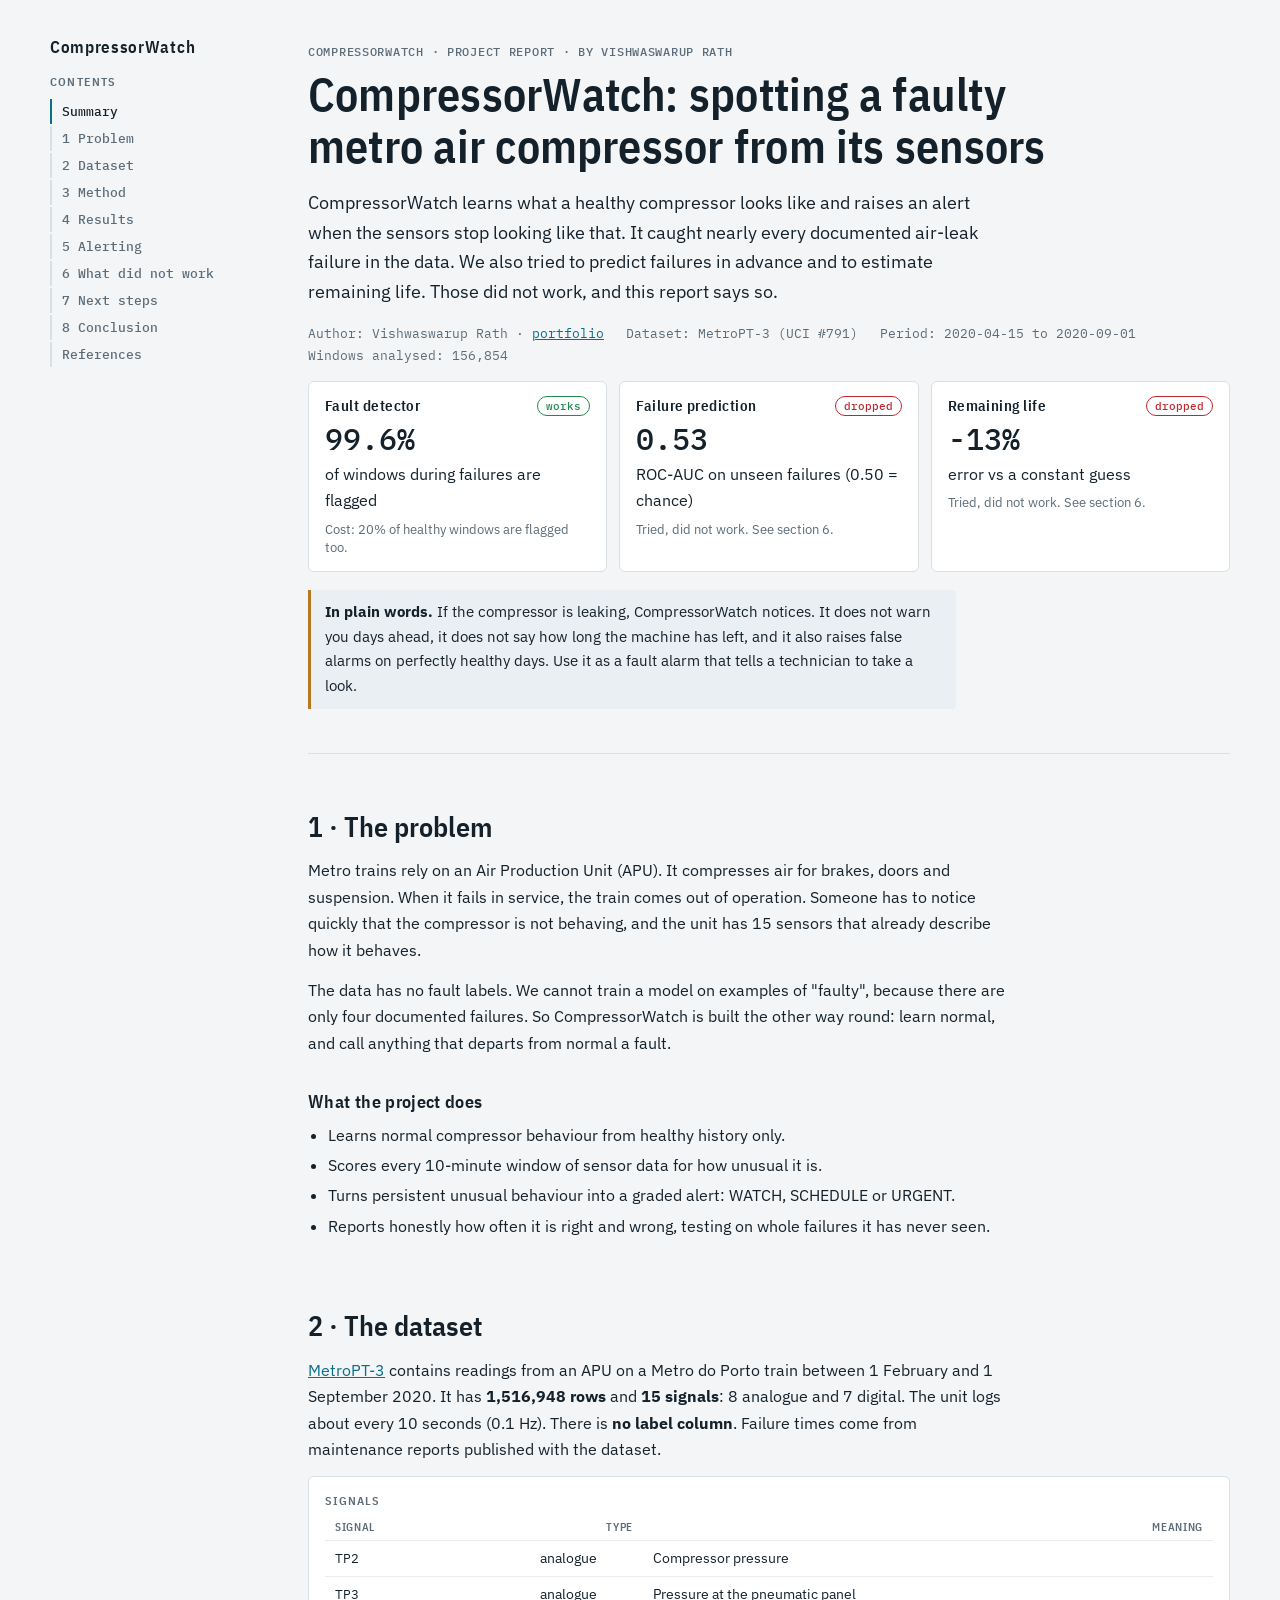
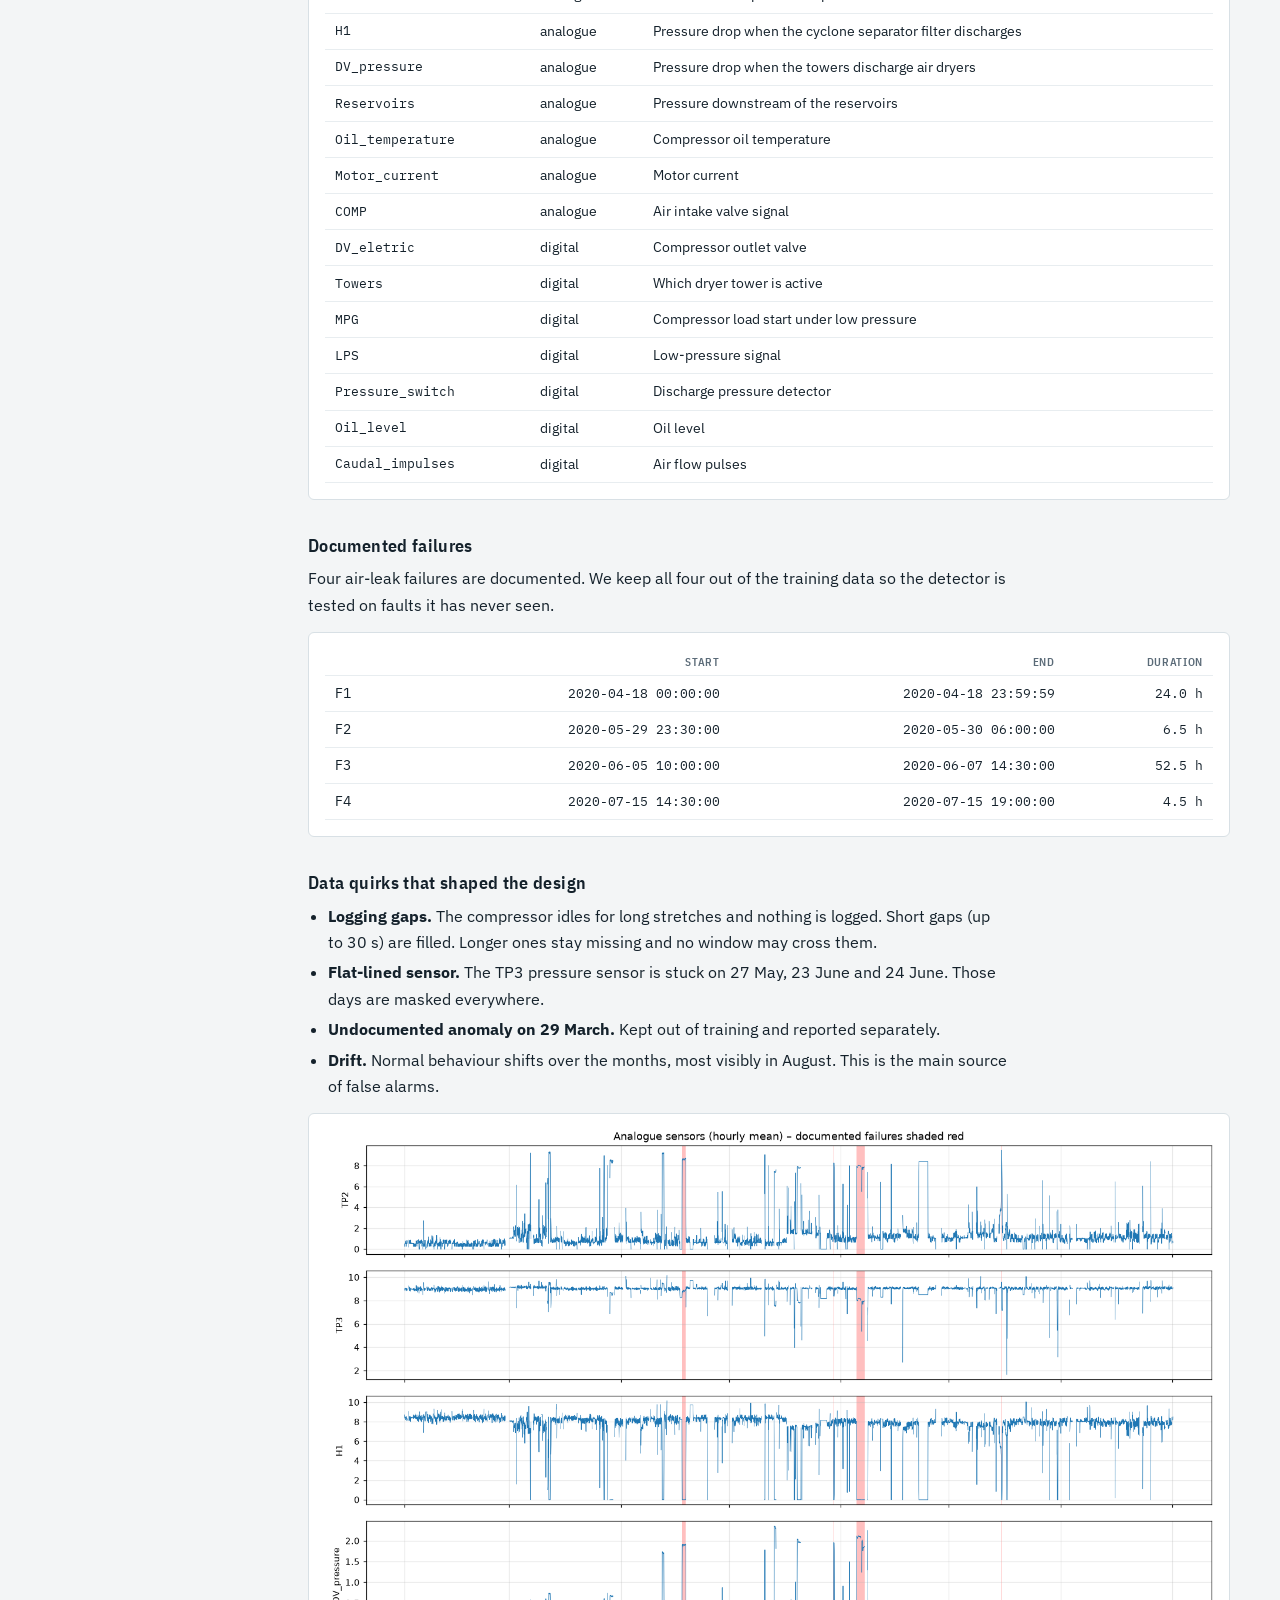
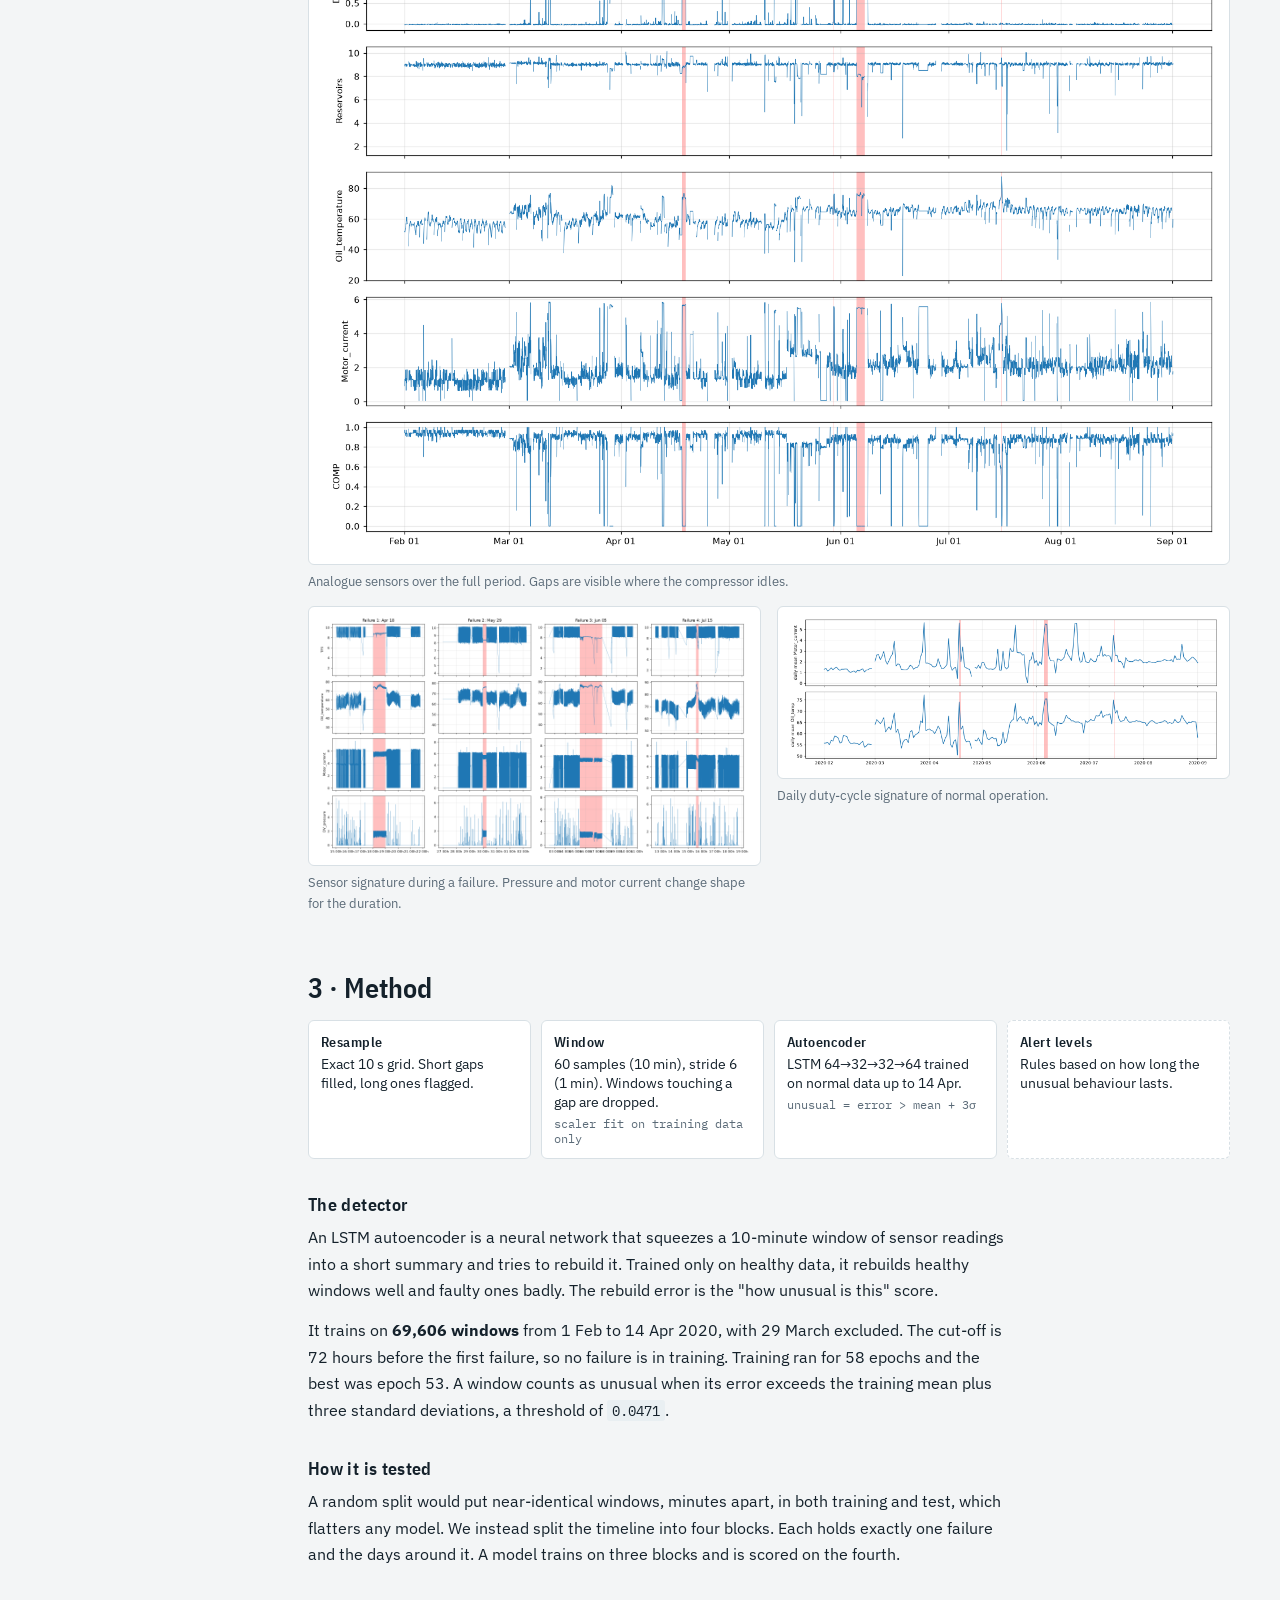
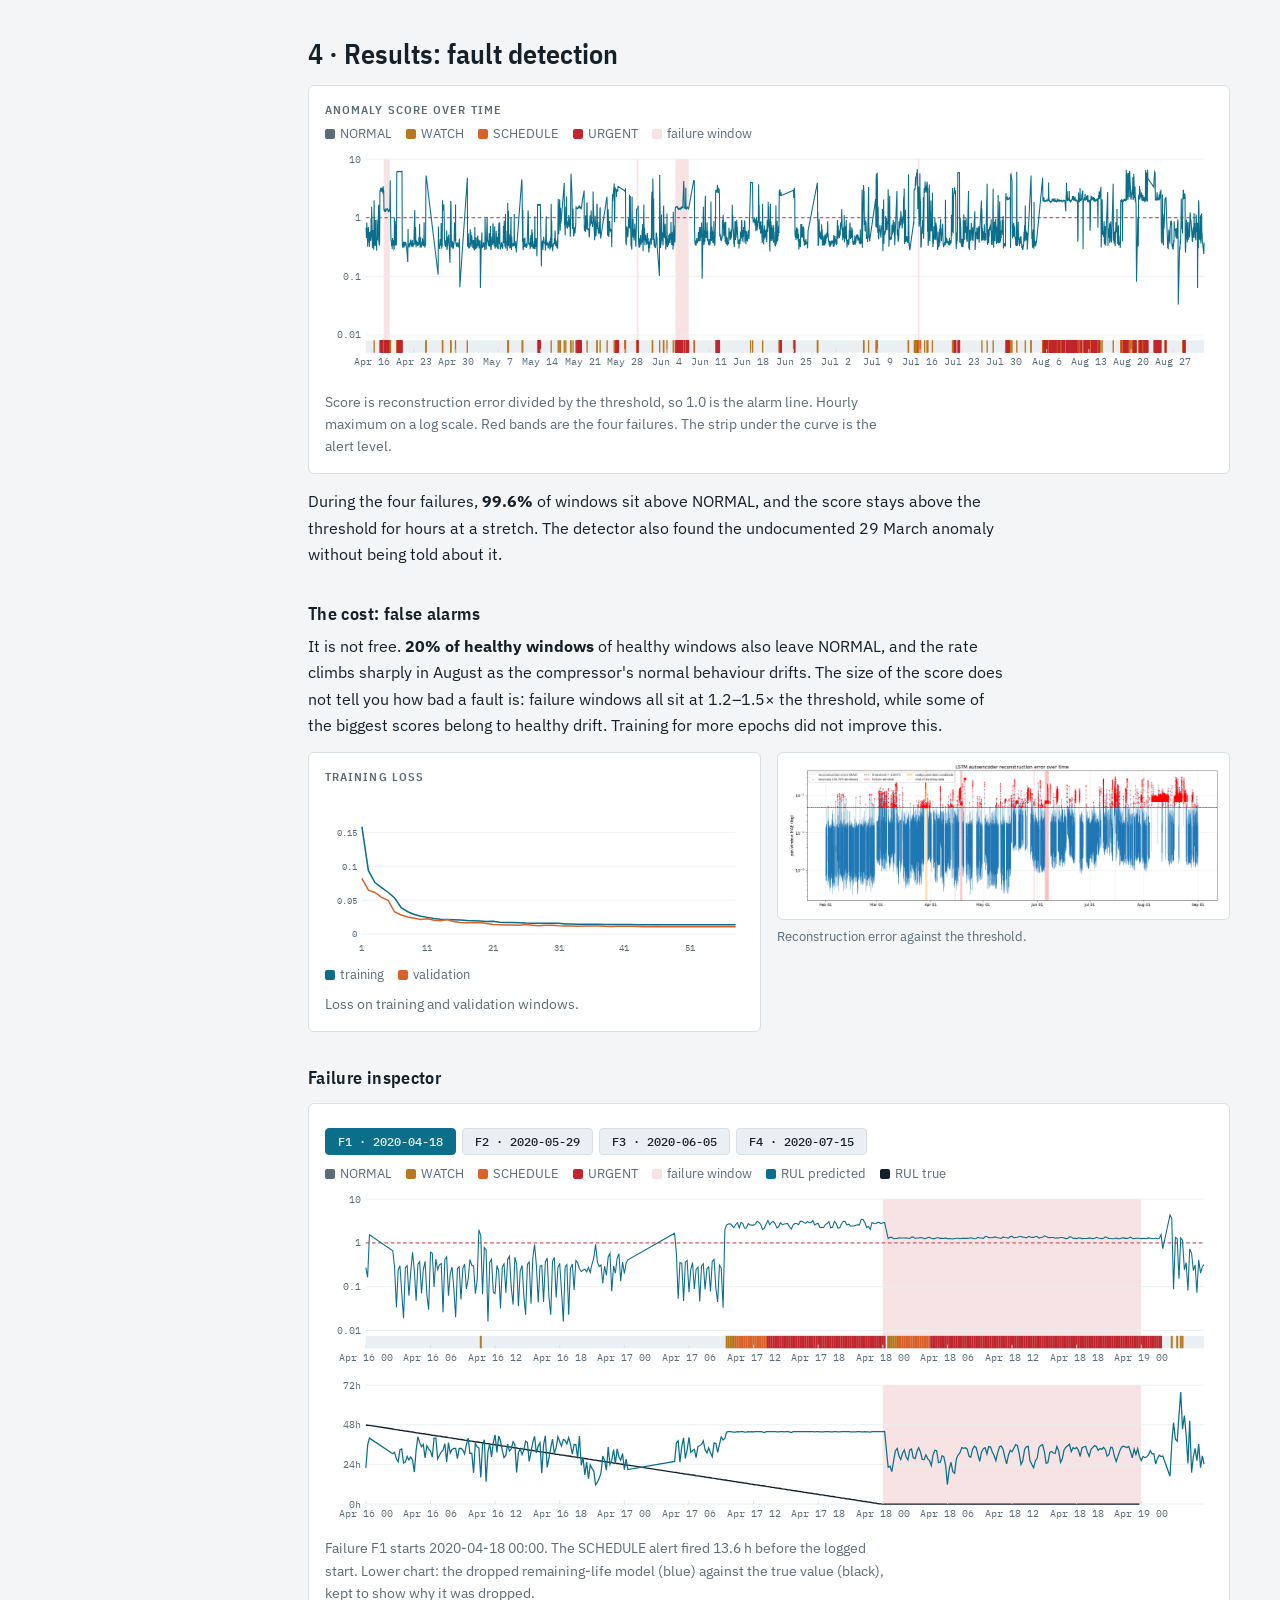
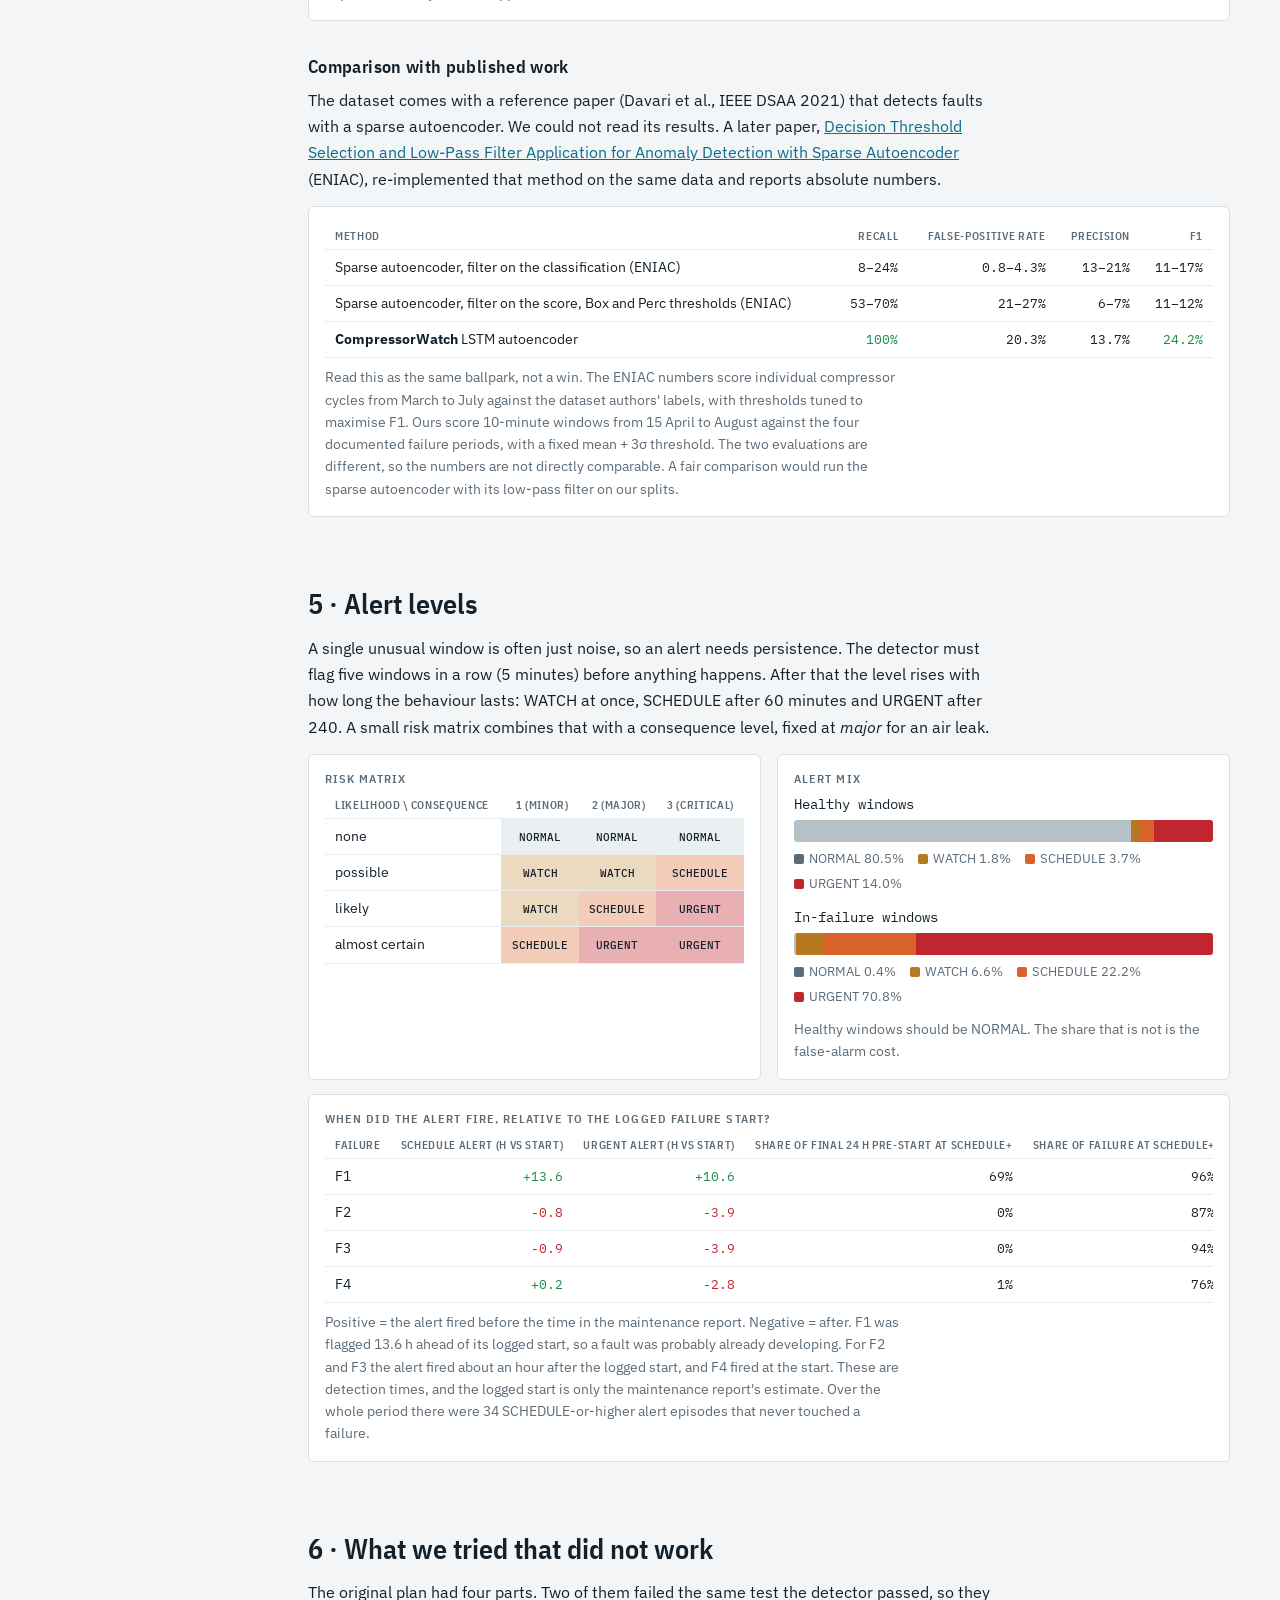
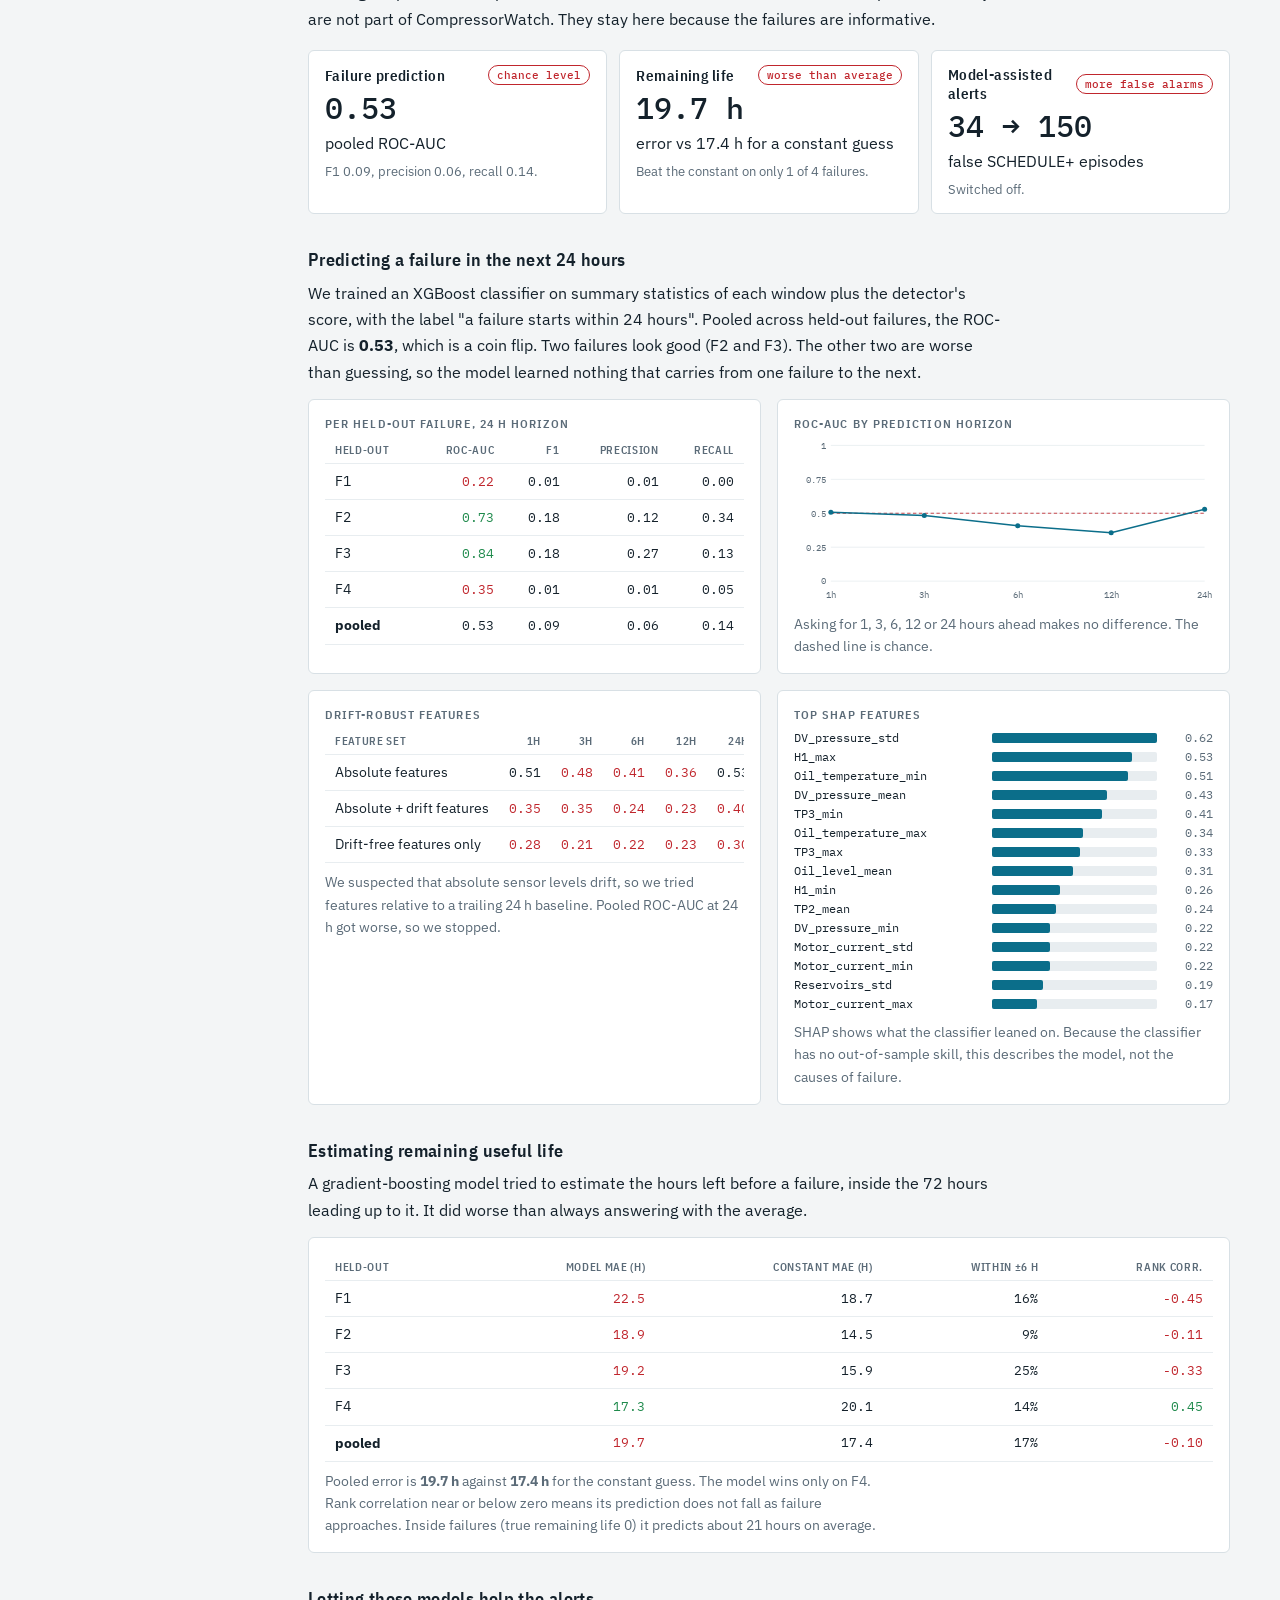
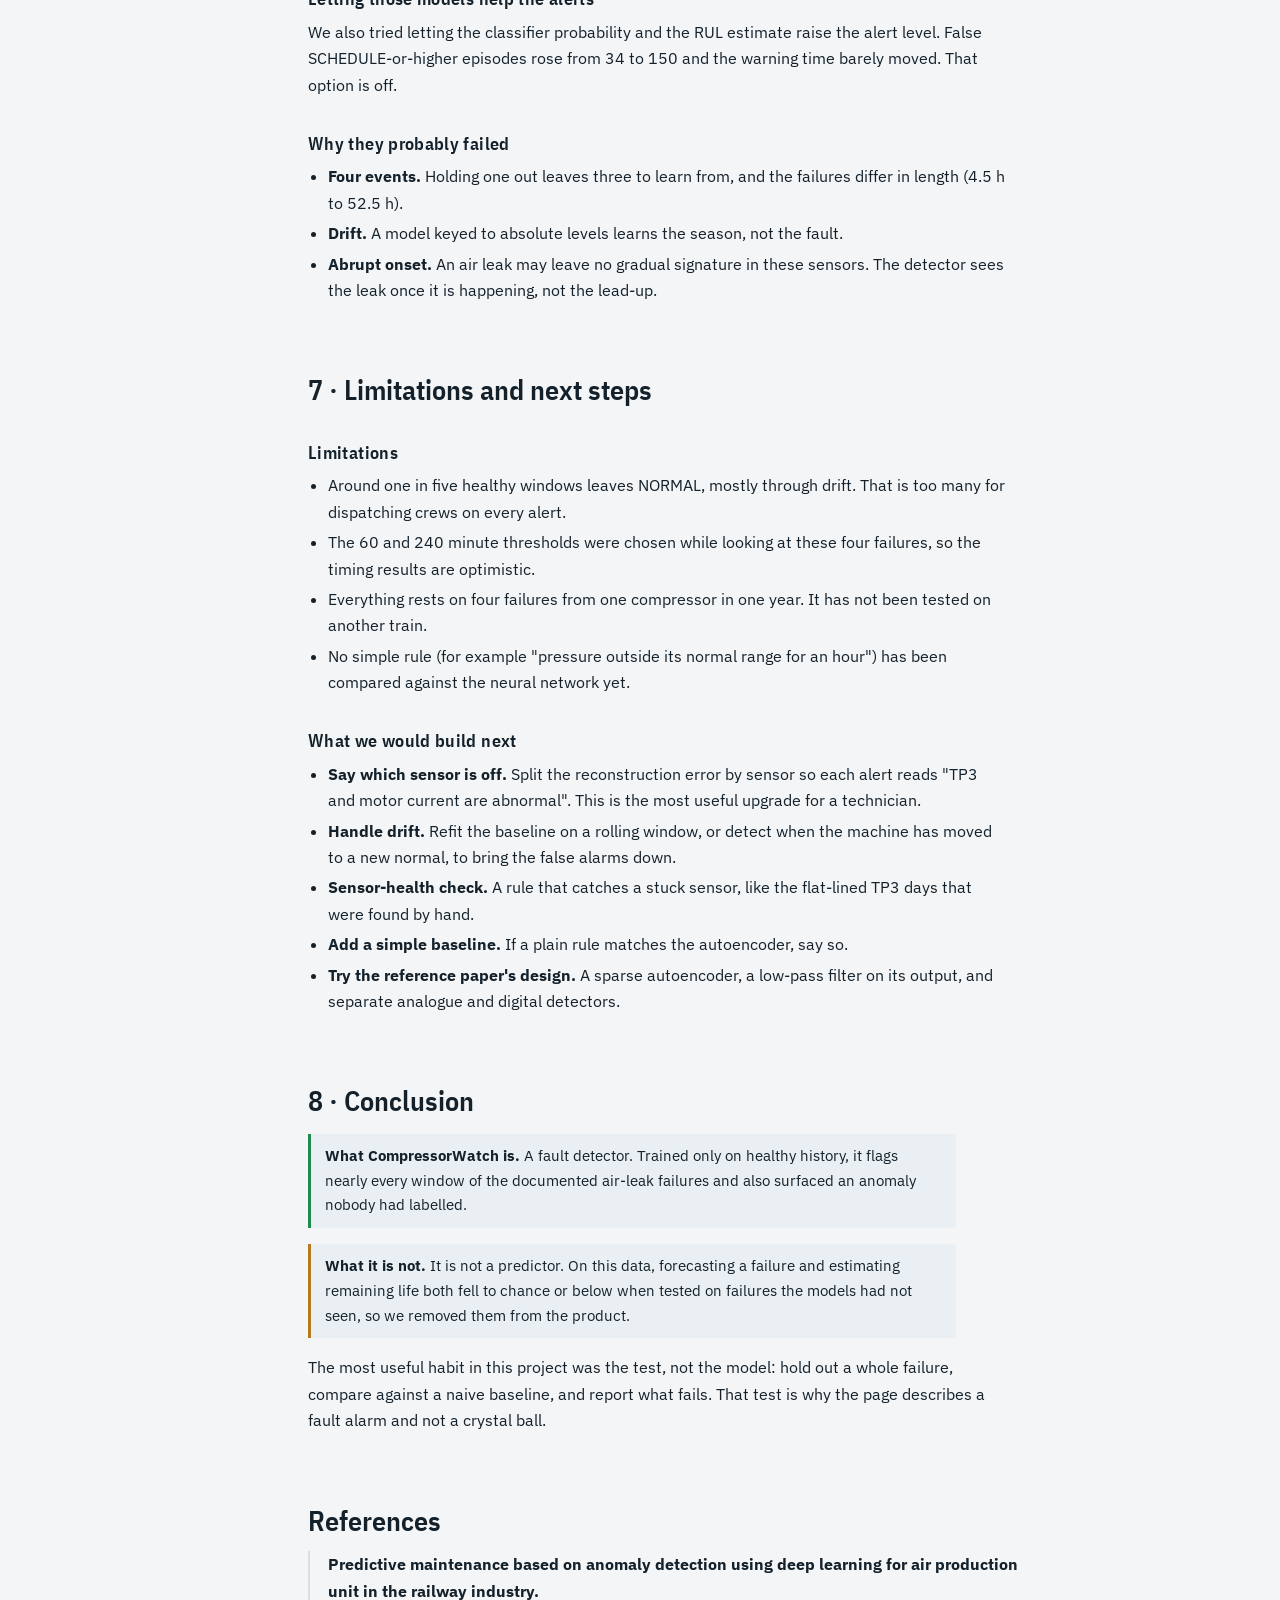
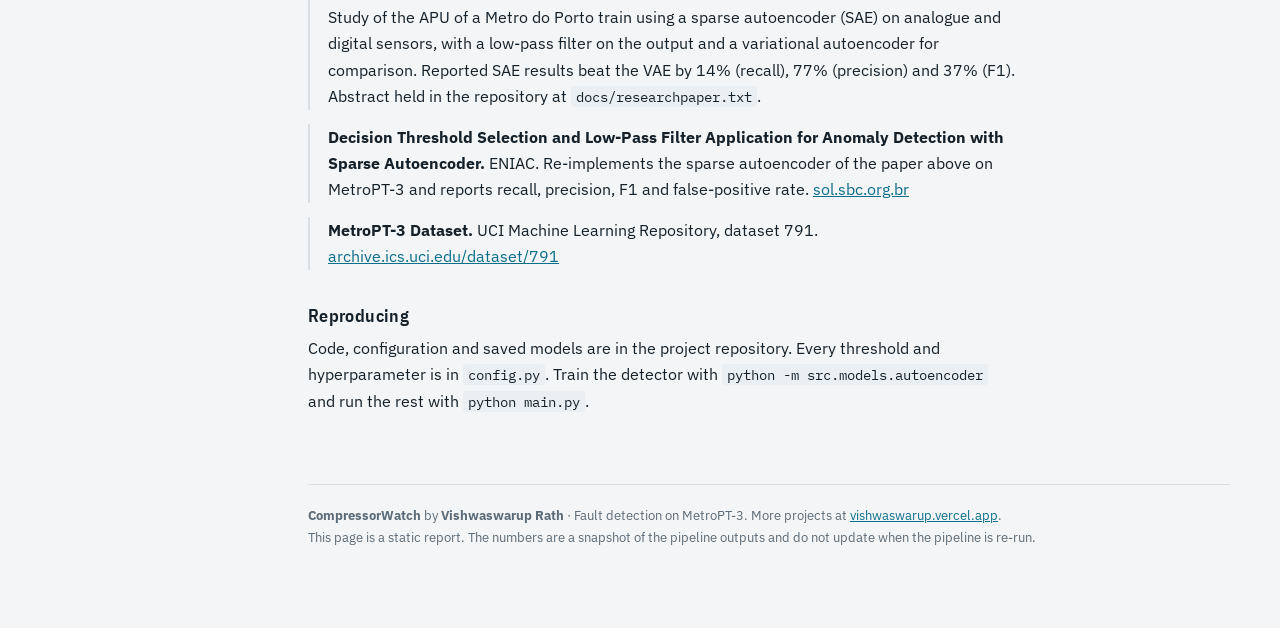
<file: predictive_maintenance/site/index.html>
<!doctype html>
<html lang="en">
<head>
<meta charset="utf-8">
<meta name="viewport" content="width=device-width,initial-scale=1,viewport-fit=cover">
<title>CompressorWatch | Fault Detection Report</title>
<meta name="description" content="CompressorWatch: fault detection for a metro air compressor, with honest results on what worked and what did not.">
<link rel="preconnect" href="https://fonts.googleapis.com"><link rel="preconnect" href="https://fonts.gstatic.com" crossorigin>
<link rel="stylesheet" href="https://fonts.googleapis.com/css2?family=IBM+Plex+Mono:wght@400;500&family=IBM+Plex+Sans:wght@400;500;600&family=IBM+Plex+Sans+Condensed:wght@600&display=swap">
<link rel="stylesheet" href="style.css">
</head>
<body>
<div class="shell">
<nav class="toc" aria-label="Sections">
 <span class="brand">CompressorWatch</span>
 <b>Contents</b>
 <a href="#summary">Summary</a><a href="#problem">1 Problem</a><a href="#dataset">2 Dataset</a><a href="#method">3 Method</a>
 <a href="#results">4 Results</a><a href="#alerts">5 Alerting</a><a href="#tried">6 What did not work</a><a href="#next">7 Next steps</a><a href="#conclusion">8 Conclusion</a><a href="#refs">References</a>
</nav>
<main>

<div class="hero" id="summary">
 <div class="eyebrow">CompressorWatch · Project report · By Vishwaswarup Rath</div>
 <h1>CompressorWatch: spotting a faulty metro air compressor from its sensors</h1>
 <p class="lede">CompressorWatch learns what a healthy compressor looks like and raises an alert when the sensors stop looking like that. It caught nearly every documented air-leak failure in the data. We also tried to predict failures in advance and to estimate remaining life. Those did not work, and this report says so.</p>
 <div class="meta"><span>Author: Vishwaswarup Rath · <a href="https://vishwaswarup.vercel.app/" target="_blank" rel="noopener">portfolio</a></span><span>Dataset: MetroPT-3 (UCI #791)</span><span>Period: <span id="m-range"></span></span><span>Windows analysed: <span id="m-n"></span></span></div>
 <div class="verdicts" id="verdicts"></div>
 <div class="callout"><b>In plain words.</b> If the compressor is leaking, CompressorWatch notices. It does not warn you days ahead, it does not say how long the machine has left, and it also raises false alarms on perfectly healthy days. Use it as a fault alarm that tells a technician to take a look.</div>
</div>

<section class="s" id="problem">
 <h2>1 · The problem</h2>
 <p>Metro trains rely on an Air Production Unit (APU). It compresses air for brakes, doors and suspension. When it fails in service, the train comes out of operation. Someone has to notice quickly that the compressor is not behaving, and the unit has 15 sensors that already describe how it behaves.</p>
 <p>The data has no fault labels. We cannot train a model on examples of "faulty", because there are only four documented failures. So CompressorWatch is built the other way round: learn normal, and call anything that departs from normal a fault.</p>
 <h3>What the project does</h3>
 <ul>
  <li>Learns normal compressor behaviour from healthy history only.</li>
  <li>Scores every 10-minute window of sensor data for how unusual it is.</li>
  <li>Turns persistent unusual behaviour into a graded alert: WATCH, SCHEDULE or URGENT.</li>
  <li>Reports honestly how often it is right and wrong, testing on whole failures it has never seen.</li>
 </ul>
</section>

<section class="s" id="dataset">
 <h2>2 · The dataset</h2>
 <p><a href="https://archive.ics.uci.edu/dataset/791/metropt+3+dataset" target="_blank" rel="noopener">MetroPT-3</a> contains readings from an APU on a Metro do Porto train between 1 February and 1 September 2020. It has <b>1,516,948 rows</b> and <b>15 signals</b>: 8 analogue and 7 digital. The unit logs about every 10 seconds (0.1 Hz). There is <b>no label column</b>. Failure times come from maintenance reports published with the dataset.</p>
 <div class="panel"><h4>Signals</h4><div class="scroll"><table class="txt" id="sigT"></table></div></div>
 <h3>Documented failures</h3>
 <p>Four air-leak failures are documented. We keep all four out of the training data so the detector is tested on faults it has never seen.</p>
 <div class="panel"><div class="scroll"><table id="failT"></table></div></div>
 <h3>Data quirks that shaped the design</h3>
 <ul>
  <li><b>Logging gaps.</b> The compressor idles for long stretches and nothing is logged. Short gaps (up to 30 s) are filled. Longer ones stay missing and no window may cross them.</li>
  <li><b>Flat-lined sensor.</b> The TP3 pressure sensor is stuck on 27 May, 23 June and 24 June. Those days are masked everywhere.</li>
  <li><b>Undocumented anomaly on 29 March.</b> Kept out of training and reported separately.</li>
  <li><b>Drift.</b> Normal behaviour shifts over the months, most visibly in August. This is the main source of false alarms.</li>
 </ul>
 <figure><div class="img"><img src="assets/eda_analog_overview.png" alt="Overview of the analogue sensors over the whole period" loading="lazy"></div><figcaption>Analogue sensors over the full period. Gaps are visible where the compressor idles.</figcaption></figure>
 <div class="cols">
  <figure style="margin:0"><div class="img"><img src="assets/eda_failure_zoom.png" alt="Sensors zoomed in around a failure" loading="lazy"></div><figcaption>Sensor signature during a failure. Pressure and motor current change shape for the duration.</figcaption></figure>
  <figure style="margin:0"><div class="img"><img src="assets/eda_daily_signature.png" alt="Daily signature of the compressor duty cycle" loading="lazy"></div><figcaption>Daily duty-cycle signature of normal operation.</figcaption></figure>
 </div>
</section>

<section class="s" id="method">
 <h2>3 · Method</h2>
 <div class="flow">
  <div><b>Resample</b>Exact 10 s grid. Short gaps filled, long ones flagged.</div>
  <div><b>Window</b>60 samples (10 min), stride 6 (1 min). Windows touching a gap are dropped.<small>scaler fit on training data only</small></div>
  <div><b>Autoencoder</b>LSTM 64→32→32→64 trained on normal data up to 14 Apr.<small>unusual = error &gt; mean + 3σ</small></div>
  <div class="no"><b>Alert levels</b>Rules based on how long the unusual behaviour lasts.</div>
 </div>
 <h3>The detector</h3>
 <p>An LSTM autoencoder is a neural network that squeezes a 10-minute window of sensor readings into a short summary and tries to rebuild it. Trained only on healthy data, it rebuilds healthy windows well and faulty ones badly. The rebuild error is the "how unusual is this" score.</p>
 <p>It trains on <b>69,606 windows</b> from 1 Feb to 14 Apr 2020, with 29 March excluded. The cut-off is 72 hours before the first failure, so no failure is in training. Training ran for <span id="ae-ep"></span> epochs and the best was epoch <span id="ae-best"></span>. A window counts as unusual when its error exceeds the training mean plus three standard deviations, a threshold of <span class="mono" id="thr"></span>.</p>
 <h3>How it is tested</h3>
 <p>A random split would put near-identical windows, minutes apart, in both training and test, which flatters any model. We instead split the timeline into four blocks. Each holds exactly one failure and the days around it. A model trains on three blocks and is scored on the fourth.</p>
</section>

<section class="s" id="results">
 <h2>4 · Results: fault detection</h2>
 <div class="panel"><h4>Anomaly score over time</h4><div class="legend" id="lg1"></div><div id="full"></div>
  <p class="note">Score is reconstruction error divided by the threshold, so 1.0 is the alarm line. Hourly maximum on a log scale. Red bands are the four failures. The strip under the curve is the alert level.</p></div>
 <p>During the four failures, <b id="flagged"></b> of windows sit above NORMAL, and the score stays above the threshold for hours at a stretch. The detector also found the undocumented 29 March anomaly without being told about it.</p>
 <h3>The cost: false alarms</h3>
 <p>It is not free. <b><span id="fp"></span></b> of healthy windows also leave NORMAL, and the rate climbs sharply in August as the compressor's normal behaviour drifts. The size of the score does not tell you how bad a fault is: failure windows all sit at 1.2–1.5× the threshold, while some of the biggest scores belong to healthy drift. Training for more epochs did not improve this.</p>
 <div class="cols">
  <div class="panel"><h4>Training loss</h4><div id="aeC"></div><div class="legend" id="lgAE"></div><p class="note">Loss on training and validation windows.</p></div>
  <figure style="margin:0"><div class="img"><img src="assets/reconstruction_error.png" alt="Reconstruction error distribution and threshold" loading="lazy"></div><figcaption>Reconstruction error against the threshold.</figcaption></figure>
 </div>
 <h3>Failure inspector</h3>
 <div class="panel"><div class="tabs" id="tabs" role="group" aria-label="Select failure"></div><div class="legend" id="lg2"></div><div id="zoomScore"></div><div id="zoomRul"></div><p class="note" id="zoomNote"></p></div>
 <h3>Comparison with published work</h3>
 <p>The dataset comes with a reference paper (Davari et al., IEEE DSAA 2021) that detects faults with a sparse autoencoder. We could not read its results. A later paper, <a href="https://sol.sbc.org.br/index.php/eniac/article/view/25728" target="_blank" rel="noopener">Decision Threshold Selection and Low-Pass Filter Application for Anomaly Detection with Sparse Autoencoder</a> (ENIAC), re-implemented that method on the same data and reports absolute numbers.</p>
 <div class="panel"><div class="scroll"><table id="cmpT">
  <tr><th>Method</th><th>Recall</th><th>False-positive rate</th><th>Precision</th><th>F1</th></tr>
  <tr><td>Sparse autoencoder, filter on the classification (ENIAC)</td><td class="m">8–24%</td><td class="m">0.8–4.3%</td><td class="m">13–21%</td><td class="m">11–17%</td></tr>
  <tr><td>Sparse autoencoder, filter on the score, Box and Perc thresholds (ENIAC)</td><td class="m">53–70%</td><td class="m">21–27%</td><td class="m">6–7%</td><td class="m">11–12%</td></tr>
  <tr><td><b>CompressorWatch</b> LSTM autoencoder</td><td class="m pos">100%</td><td class="m">20.3%</td><td class="m">13.7%</td><td class="m pos">24.2%</td></tr>
 </table></div>
 <p class="note">Read this as the same ballpark, not a win. The ENIAC numbers score individual compressor cycles from March to July against the dataset authors' labels, with thresholds tuned to maximise F1. Ours score 10-minute windows from 15 April to August against the four documented failure periods, with a fixed mean + 3σ threshold. The two evaluations are different, so the numbers are not directly comparable. A fair comparison would run the sparse autoencoder with its low-pass filter on our splits.</p></div>
</section>

<section class="s" id="alerts">
 <h2>5 · Alert levels</h2>
 <p>A single unusual window is often just noise, so an alert needs persistence. The detector must flag five windows in a row (5 minutes) before anything happens. After that the level rises with how long the behaviour lasts: WATCH at once, SCHEDULE after 60 minutes and URGENT after 240. A small risk matrix combines that with a consequence level, fixed at <i>major</i> for an air leak.</p>
 <div class="cols">
  <div class="panel"><h4>Risk matrix</h4><div class="scroll"><table id="matrix"></table></div></div>
  <div class="panel"><h4>Alert mix</h4><div id="mix"></div></div>
 </div>
 <div class="panel"><h4>When did the alert fire, relative to the logged failure start?</h4><div class="scroll"><table id="leadT"></table></div>
 <p class="note">Positive = the alert fired before the time in the maintenance report. Negative = after. F1 was flagged 13.6 h ahead of its logged start, so a fault was probably already developing. For F2 and F3 the alert fired about an hour after the logged start, and F4 fired at the start. These are detection times, and the logged start is only the maintenance report's estimate. Over the whole period there were 34 SCHEDULE-or-higher alert episodes that never touched a failure.</p></div>
</section>

<section class="s" id="tried">
 <h2>6 · What we tried that did not work</h2>
 <p>The original plan had four parts. Two of them failed the same test the detector passed, so they are not part of CompressorWatch. They stay here because the failures are informative.</p>
 <div class="verdicts" id="triedCards"></div>
 <h3>Predicting a failure in the next 24 hours</h3>
 <p>We trained an XGBoost classifier on summary statistics of each window plus the detector's score, with the label "a failure starts within 24 hours". Pooled across held-out failures, the ROC-AUC is <b id="clfAuc"></b>, which is a coin flip. Two failures look good (F2 and F3). The other two are worse than guessing, so the model learned nothing that carries from one failure to the next.</p>
 <div class="cols">
  <div class="panel"><h4>Per held-out failure, 24 h horizon</h4><div class="scroll"><table id="clfT"></table></div></div>
  <div class="panel"><h4>ROC-AUC by prediction horizon</h4><div id="sweepC"></div><p class="note">Asking for 1, 3, 6, 12 or 24 hours ahead makes no difference. The dashed line is chance.</p></div>
 </div>
 <div class="cols" style="margin-top:16px">
  <div class="panel"><h4>Drift-robust features</h4><div class="scroll"><table id="driftT"></table></div><p class="note">We suspected that absolute sensor levels drift, so we tried features relative to a trailing 24 h baseline. Pooled ROC-AUC at 24 h got worse, so we stopped.</p></div>
  <div class="panel"><h4>Top SHAP features</h4><div id="shap"></div><p class="note">SHAP shows what the classifier leaned on. Because the classifier has no out-of-sample skill, this describes the model, not the causes of failure.</p></div>
 </div>
 <h3>Estimating remaining useful life</h3>
 <p>A gradient-boosting model tried to estimate the hours left before a failure, inside the 72 hours leading up to it. It did worse than always answering with the average.</p>
 <div class="panel"><div class="scroll"><table id="rulT"></table></div>
 <p class="note">Pooled error is <b id="rulMae"></b> against <b id="rulBase"></b> for the constant guess. The model wins only on F4. Rank correlation near or below zero means its prediction does not fall as failure approaches. Inside failures (true remaining life 0) it predicts about 21 hours on average.</p></div>
 <h3>Letting those models help the alerts</h3>
 <p>We also tried letting the classifier probability and the RUL estimate raise the alert level. False SCHEDULE-or-higher episodes rose from 34 to 150 and the warning time barely moved. That option is off.</p>
 <h3>Why they probably failed</h3>
 <ul>
  <li><b>Four events.</b> Holding one out leaves three to learn from, and the failures differ in length (4.5 h to 52.5 h).</li>
  <li><b>Drift.</b> A model keyed to absolute levels learns the season, not the fault.</li>
  <li><b>Abrupt onset.</b> An air leak may leave no gradual signature in these sensors. The detector sees the leak once it is happening, not the lead-up.</li>
 </ul>
</section>

<section class="s" id="next">
 <h2>7 · Limitations and next steps</h2>
 <h3>Limitations</h3>
 <ul>
  <li>Around one in five healthy windows leaves NORMAL, mostly through drift. That is too many for dispatching crews on every alert.</li>
  <li>The 60 and 240 minute thresholds were chosen while looking at these four failures, so the timing results are optimistic.</li>
  <li>Everything rests on four failures from one compressor in one year. It has not been tested on another train.</li>
  <li>No simple rule (for example "pressure outside its normal range for an hour") has been compared against the neural network yet.</li>
 </ul>
 <h3>What we would build next</h3>
 <ul>
  <li><b>Say which sensor is off.</b> Split the reconstruction error by sensor so each alert reads "TP3 and motor current are abnormal". This is the most useful upgrade for a technician.</li>
  <li><b>Handle drift.</b> Refit the baseline on a rolling window, or detect when the machine has moved to a new normal, to bring the false alarms down.</li>
  <li><b>Sensor-health check.</b> A rule that catches a stuck sensor, like the flat-lined TP3 days that were found by hand.</li>
  <li><b>Add a simple baseline.</b> If a plain rule matches the autoencoder, say so.</li>
  <li><b>Try the reference paper's design.</b> A sparse autoencoder, a low-pass filter on its output, and separate analogue and digital detectors.</li>
 </ul>
</section>

<section class="s" id="conclusion">
 <h2>8 · Conclusion</h2>
 <div class="callout ok"><b>What CompressorWatch is.</b> A fault detector. Trained only on healthy history, it flags nearly every window of the documented air-leak failures and also surfaced an anomaly nobody had labelled.</div>
 <div class="callout"><b>What it is not.</b> It is not a predictor. On this data, forecasting a failure and estimating remaining life both fell to chance or below when tested on failures the models had not seen, so we removed them from the product.</div>
 <p>The most useful habit in this project was the test, not the model: hold out a whole failure, compare against a naive baseline, and report what fails. That test is why the page describes a fault alarm and not a crystal ball.</p>
</section>

<section class="s" id="refs">
 <h2>References</h2>
 <p class="ref"><b>Predictive maintenance based on anomaly detection using deep learning for air production unit in the railway industry.</b><br>
 Study of the APU of a Metro do Porto train using a sparse autoencoder (SAE) on analogue and digital sensors, with a low-pass filter on the output and a variational autoencoder for comparison. Reported SAE results beat the VAE by 14% (recall), 77% (precision) and 37% (F1). Abstract held in the repository at <span class="mono">docs/researchpaper.txt</span>.</p>
 <p class="ref"><b>Decision Threshold Selection and Low-Pass Filter Application for Anomaly Detection with Sparse Autoencoder.</b> ENIAC. Re-implements the sparse autoencoder of the paper above on MetroPT-3 and reports recall, precision, F1 and false-positive rate. <a href="https://sol.sbc.org.br/index.php/eniac/article/view/25728" target="_blank" rel="noopener">sol.sbc.org.br</a></p>
 <p class="ref"><b>MetroPT-3 Dataset.</b> UCI Machine Learning Repository, dataset 791. <a href="https://archive.ics.uci.edu/dataset/791/metropt+3+dataset" target="_blank" rel="noopener">archive.ics.uci.edu/dataset/791</a></p>
 <h3>Reproducing</h3>
 <p>Code, configuration and saved models are in the project repository. Every threshold and hyperparameter is in <span class="mono">config.py</span>. Train the detector with <span class="mono">python -m src.models.autoencoder</span> and run the rest with <span class="mono">python main.py</span>.</p>
 <footer><b>CompressorWatch</b> by <b>Vishwaswarup Rath</b> · Fault detection on MetroPT-3. More projects at <a href="https://vishwaswarup.vercel.app/" target="_blank" rel="noopener">vishwaswarup.vercel.app</a>.<br>This page is a static report. The numbers are a snapshot of the pipeline outputs and do not update when the pipeline is re-run.</footer>
</section>
</main>
</div>
<script src="data.js"></script>
<script src="app.js"></script>
</body>
</html>
</file>
<file: predictive_maintenance/site/style.css>
:root{--bg:#f3f5f6;--panel:#fff;--fg:#14212b;--mut:#5b6b78;--line:#d8e0e5;--grid:#e8edf0;--acc:#0b6e8a;
--ok:#1f8a4c;--warn:#b7791f;--sched:#d9622b;--crit:#c0262d;--band:rgba(192,38,45,.13);--chip:#e9eff2;
--sans:"IBM Plex Sans",system-ui,sans-serif;--cond:"IBM Plex Sans Condensed","IBM Plex Sans",sans-serif;--mono:"IBM Plex Mono",ui-monospace,monospace;color-scheme:light}
@media (prefers-color-scheme:dark){:root:not([data-theme="light"]){--bg:#0f171d;--panel:#16222a;--fg:#e6edf1;--mut:#92a3af;--line:#27373f;--grid:#1f2d35;--acc:#4cc3e0;
--ok:#4cc582;--warn:#e3b341;--sched:#f08a55;--crit:#f2636a;--band:rgba(242,99,106,.16);--chip:#1f2e37;color-scheme:dark}}
:root[data-theme="dark"]{--bg:#0f171d;--panel:#16222a;--fg:#e6edf1;--mut:#92a3af;--line:#27373f;--grid:#1f2d35;--acc:#4cc3e0;
--ok:#4cc582;--warn:#e3b341;--sched:#f08a55;--crit:#f2636a;--band:rgba(242,99,106,.16);--chip:#1f2e37;color-scheme:dark}
*{box-sizing:border-box}
html{scroll-behavior:smooth;scroll-padding-top:70px}
@media (prefers-reduced-motion:reduce){html{scroll-behavior:auto}}
body{margin:0;background:var(--bg);color:var(--fg);font:16px/1.65 var(--sans)}
a{color:var(--acc)}
.shell{display:grid;grid-template-columns:210px minmax(0,1fr);gap:48px;max-width:1220px;margin:0 auto;padding:0 max(20px,env(safe-area-inset-right,0px)) 80px max(20px,env(safe-area-inset-left,0px))}
nav.toc{position:sticky;top:0;align-self:start;padding-top:36px;font:500 13px var(--mono);display:flex;flex-direction:column;gap:2px;max-height:100vh;overflow:auto}
nav.toc .brand{font:600 17px var(--cond);letter-spacing:.04em;color:var(--fg);margin-bottom:14px}
nav.toc b{font:600 12px var(--cond);letter-spacing:.1em;text-transform:uppercase;color:var(--mut);margin-bottom:8px}
nav.toc a{color:var(--mut);text-decoration:none;padding:4px 0 4px 10px;border-left:2px solid var(--line)}
nav.toc a:hover,nav.toc a.on{color:var(--fg);border-left-color:var(--acc)}
main{min-width:0}
.hero{padding:44px 0 28px;border-bottom:1px solid var(--line)}
.eyebrow{font:500 12px var(--mono);letter-spacing:.06em;color:var(--mut);text-transform:uppercase}
h1{font:600 clamp(30px,5vw,46px)/1.12 var(--cond);letter-spacing:.005em;margin:10px 0 16px;text-wrap:balance}
.lede{font-size:18px;max-width:62ch;color:var(--fg)}
.meta{display:flex;flex-wrap:wrap;gap:6px 22px;margin-top:18px;font:12.5px var(--mono);color:var(--mut)}
section.s{padding-top:56px}
h2{font:600 28px/1.2 var(--cond);margin:0 0 14px;text-wrap:balance}
h3{font:600 18px/1.3 var(--cond);letter-spacing:.02em;margin:34px 0 8px}
p{margin:0 0 14px;max-width:70ch}
ul{max-width:70ch;padding-left:20px;margin:0 0 14px}li{margin:4px 0}
code,.mono{font-family:var(--mono);font-size:.9em;background:var(--chip);padding:1px 5px;border-radius:3px}
.panel{background:var(--panel);border:1px solid var(--line);border-radius:6px;padding:16px;min-width:0;margin:14px 0}
.panel h4{font:600 12px var(--cond);letter-spacing:.09em;text-transform:uppercase;color:var(--mut);margin:0 0 6px}
.cols{display:grid;grid-template-columns:repeat(auto-fit,minmax(300px,1fr));gap:16px}
.cols>.panel{margin:0}
.verdicts{display:grid;grid-template-columns:repeat(auto-fit,minmax(230px,1fr));gap:12px;margin:18px 0}
.v{background:var(--panel);border:1px solid var(--line);border-radius:6px;padding:14px 16px;display:flex;flex-direction:column;gap:6px;min-width:0}
.v .top{display:flex;justify-content:space-between;align-items:center;gap:8px}
.v b{font:600 15px var(--cond);letter-spacing:.03em}
.pill{font:500 11px var(--mono);padding:2px 8px;border-radius:99px;border:1px solid currentColor;white-space:nowrap}
.pill.ok{color:var(--ok)}.pill.bad{color:var(--crit)}.pill.mid{color:var(--warn)}
.big{font:500 30px/1.1 var(--mono);font-variant-numeric:tabular-nums}
.v small{color:var(--mut);line-height:1.4}
.callout{border-left:3px solid var(--warn);padding:10px 14px;background:var(--chip);border-radius:0 4px 4px 0;font-size:15px;max-width:72ch;margin:16px 0}
.callout.ok{border-left-color:var(--ok)}
.legend{display:flex;flex-wrap:wrap;gap:4px 14px;font-size:12.5px;color:var(--mut);margin:6px 0 8px}
.legend i{display:inline-block;width:10px;height:10px;border-radius:2px;margin-right:5px;vertical-align:-1px}
svg{width:100%;height:auto;display:block;overflow:visible}
svg text{fill:var(--mut);font:11px var(--mono)}
.tabs{display:flex;gap:6px;flex-wrap:wrap;margin:8px 0}
.tabs button{font:500 12px var(--mono);background:var(--chip);color:var(--fg);border:1px solid var(--line);border-radius:4px;padding:5px 12px;cursor:pointer}
.tabs button[aria-pressed="true"]{background:var(--acc);color:var(--bg);border-color:var(--acc)}
button:focus-visible,a:focus-visible{outline:2px solid var(--acc);outline-offset:2px}
.scroll{overflow-x:auto}
table{border-collapse:collapse;width:100%;font-variant-numeric:tabular-nums;font-size:14px}
th,td{text-align:right;padding:6px 10px;border-bottom:1px solid var(--grid);white-space:nowrap}
th:first-child,td:first-child{text-align:left}
th{font:600 11px var(--cond);letter-spacing:.06em;text-transform:uppercase;color:var(--mut)}
td.m{font-family:var(--mono);font-size:13px}
table.txt td{white-space:normal;text-align:left}
.neg{color:var(--crit)}.pos{color:var(--ok)}.dim{color:var(--mut)}
.cell{text-align:center!important;font:500 11px var(--mono)}
.L0{background:var(--chip)}.L1{background:color-mix(in srgb,var(--warn) 28%,transparent)}.L2{background:color-mix(in srgb,var(--sched) 32%,transparent)}.L3{background:color-mix(in srgb,var(--crit) 36%,transparent)}
.note{color:var(--mut);font-size:13.5px;margin:8px 0 0;max-width:72ch}
.bar{display:grid;grid-template-columns:minmax(110px,190px) 1fr 48px;gap:8px;align-items:center;font:12px var(--mono);padding:2px 0}
.bar .t{height:10px;background:var(--grid);border-radius:2px}.bar .t i{display:block;height:100%;background:var(--acc);border-radius:2px}
.bar span:first-child{overflow:hidden;text-overflow:ellipsis;white-space:nowrap}
.bar span:last-child{text-align:right;color:var(--mut)}
figure{margin:14px 0}
figure .img{background:#fff;border:1px solid var(--line);border-radius:6px;padding:8px}
figure img{width:100%;height:auto;display:block}
figcaption{font-size:13px;color:var(--mut);margin-top:6px;max-width:72ch}
.flow{display:grid;grid-template-columns:repeat(auto-fit,minmax(150px,1fr));gap:10px;margin:16px 0}
.flow div{background:var(--panel);border:1px solid var(--line);border-radius:6px;padding:12px;font-size:13.5px;line-height:1.4;position:relative}
.flow b{display:block;font:600 14px var(--cond);letter-spacing:.03em;margin-bottom:4px}
.flow small{display:block;color:var(--mut);margin-top:4px;font:11.5px var(--mono)}
.flow .no{border-style:dashed}
.ref{padding-left:18px;border-left:2px solid var(--line);max-width:72ch}
footer{margin-top:70px;padding-top:20px;border-top:1px solid var(--line);color:var(--mut);font-size:13px}
@media (max-width:900px){
 .shell{grid-template-columns:minmax(0,1fr);gap:0}
 nav.toc{position:sticky;top:0;z-index:5;flex-direction:row;overflow-x:auto;padding:8px 0;background:var(--bg);border-bottom:1px solid var(--line);max-height:none;white-space:nowrap}
 nav.toc b{display:none}nav.toc .brand{display:none}nav.toc a{border-left:0;border-bottom:2px solid transparent;padding:4px 8px}
 nav.toc a:hover,nav.toc a.on{border-bottom-color:var(--acc)}
 html{scroll-padding-top:60px}
}
</file>
